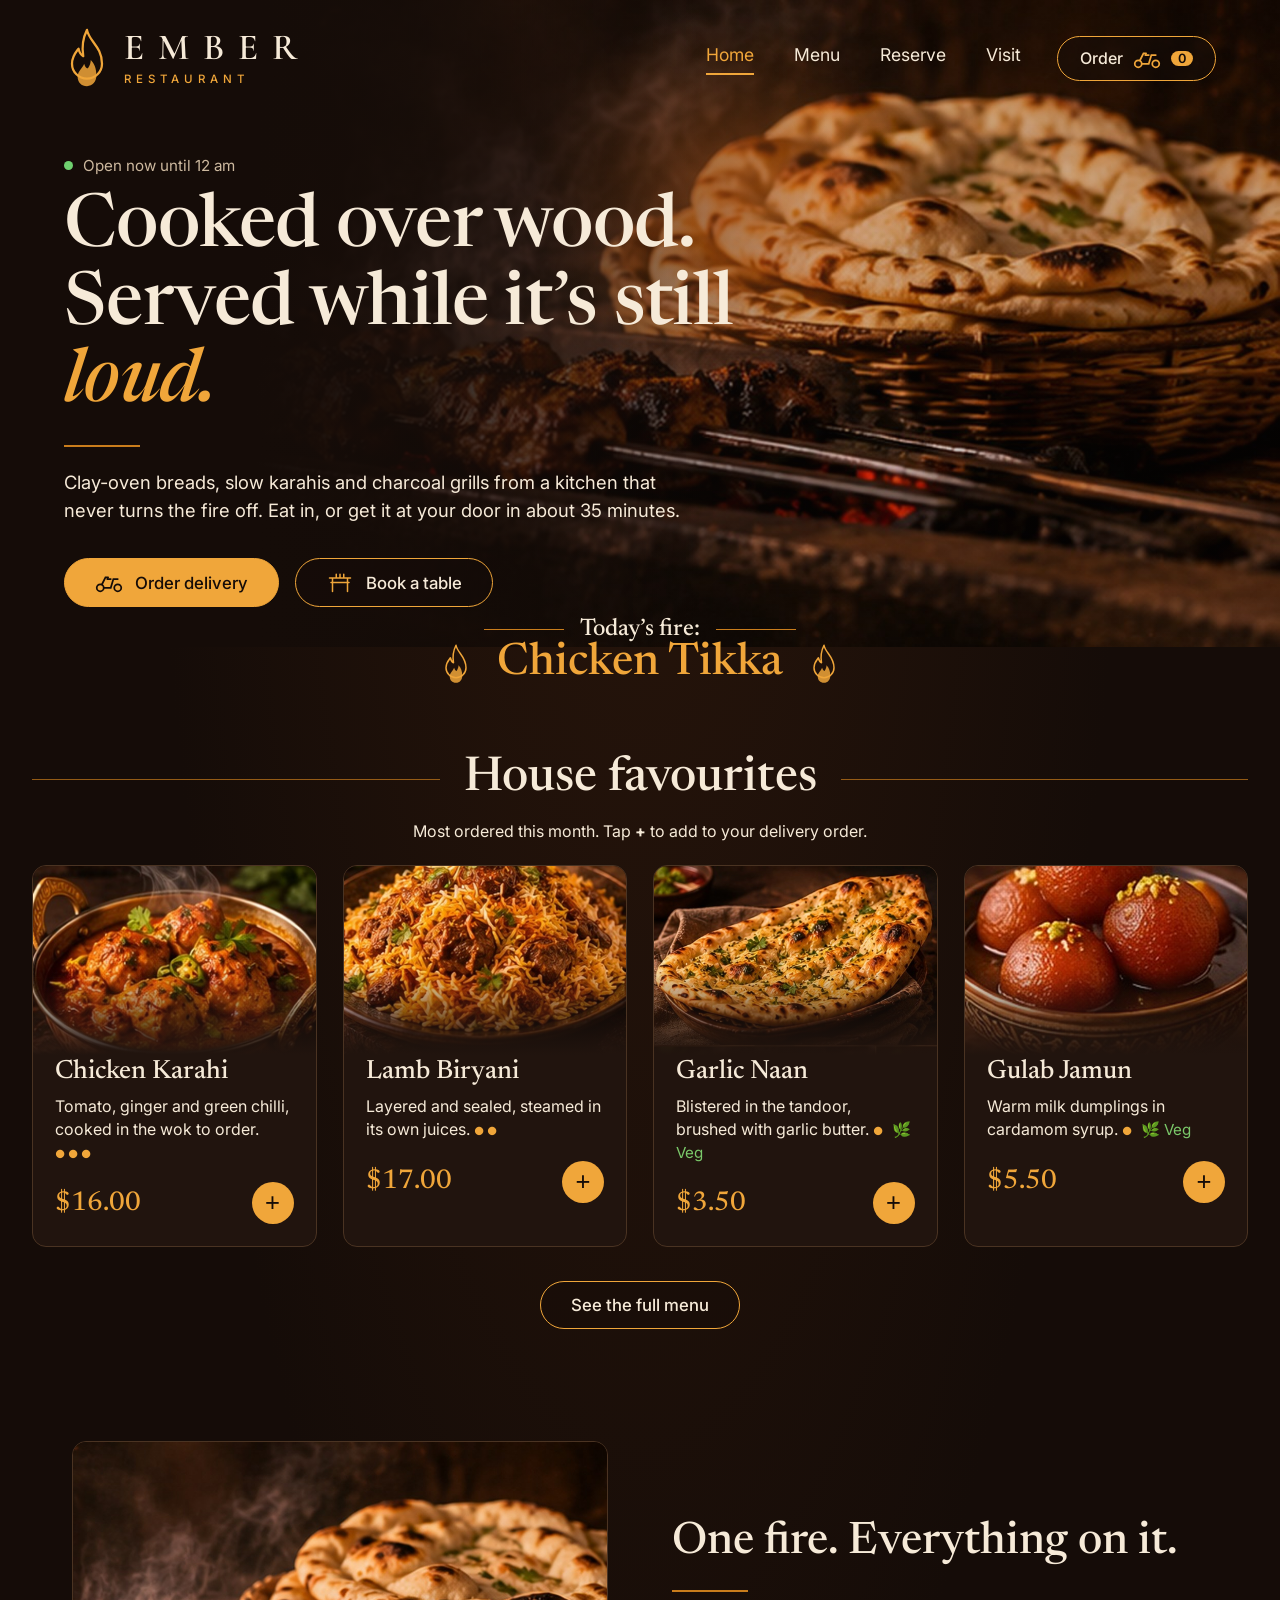
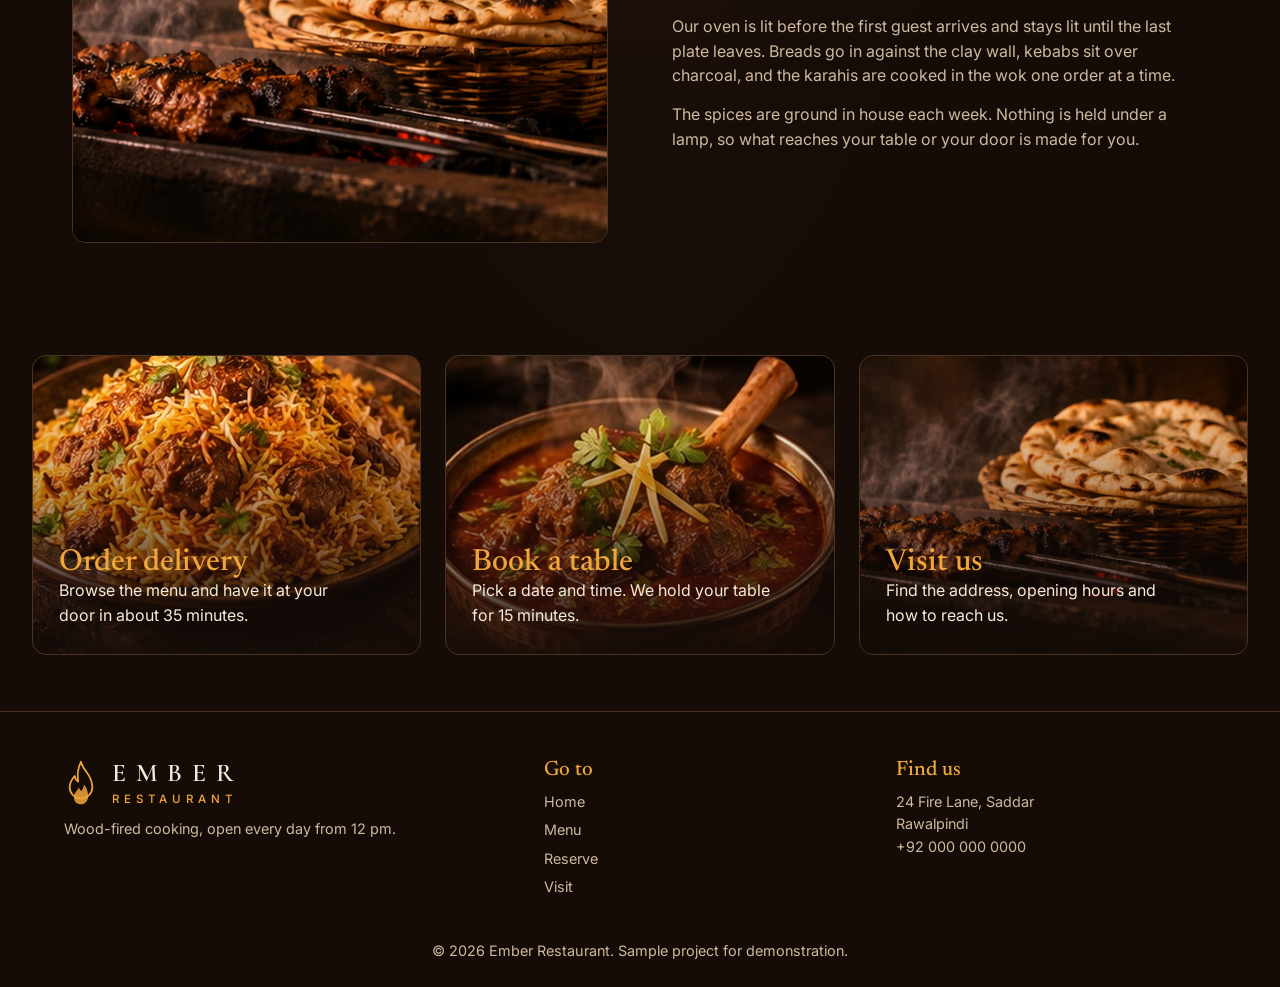
<file: index.html>
<!DOCTYPE html>
<html lang="en">
<head>
<meta charset="utf-8">
<meta name="viewport" content="width=device-width, initial-scale=1">
<title>Wood-fired kitchen, menu, reservations & delivery | Ember Restaurant</title>
<meta name="description" content="Wood-fired North Indian and Pakistani cooking. Browse the menu, book a table or order delivery.">
<link rel="icon" href="data:image/svg+xml,<svg xmlns='http://www.w3.org/2000/svg' viewBox='0 0 100 100'><text y='.9em' font-size='90'>🔥</text></svg>">
<link rel="preconnect" href="https://fonts.googleapis.com">
<link rel="preconnect" href="https://fonts.gstatic.com" crossorigin>
<link href="https://fonts.googleapis.com/css2?family=Cormorant+Garamond:wght@500;600&family=Newsreader:ital,opsz,wght@0,6..72,500;0,6..72,600;1,6..72,500&family=Inter:wght@400;500;600&display=swap" rel="stylesheet">
<link rel="stylesheet" href="style.css">
</head>
<body>
<a class="skip" href="#main">Skip to content</a>
<header class="hero" id="top">
  <div class="hero-img" aria-hidden="true"></div>
  <div class="top">
    <a class="logo" href="index.html" aria-label="Ember Restaurant home"><svg class="flame" viewBox="0 0 48 64" aria-hidden="true"><path d="M24 2c2 12 16 18 16 36a16 16 0 0 1-32 0c0-8 4-12 7-16 1 5 3 7 5 8-2-12 0-20 4-28Z" fill="none" stroke="currentColor" stroke-width="2.4" stroke-linejoin="round"/><path d="M24 62c-6 0-10-4-10-10 0-6 5-9 7-14 1 4 3 5 4 5 2-3 3-6 3-9 4 4 6 9 6 17 0 6-4 11-10 11Z" fill="currentColor" opacity=".85"/></svg><span><b>EMBER</b><small>RESTAURANT</small></span></a>
    <div class="right">
      <nav id="nav" aria-label="Main"><a href="index.html" class=on aria-current=page>Home</a><a href="menu.html">Menu</a><a href="reserve.html">Reserve</a><a href="visit.html">Visit</a></nav>
      <button class="pill" id="openCart">Order <svg class="ico" viewBox="0 0 32 24" aria-hidden="true"><circle cx="6" cy="18" r="4" fill="none" stroke="currentColor" stroke-width="2"/><circle cx="26" cy="18" r="4" fill="none" stroke="currentColor" stroke-width="2"/><path d="M10 18h8l3-10h5M14 8h4M8 14l4-8h3" fill="none" stroke="currentColor" stroke-width="2" stroke-linecap="round"/></svg><span class="count" id="cartCount">0</span></button>
      <button class="menu-btn" id="menuBtn" aria-label="Open menu" aria-expanded="false" aria-controls="nav"><span></span><span></span><span></span></button>
    </div>
  </div>
  <div class="hero-copy"><p class="status" id="status" aria-live="polite">Checking hours…</p>
    <h1>Cooked over wood.<br>Served while it’s still <em>loud.</em></h1>
    <hr class="rule">
    <p class="lede">Clay-oven breads, slow karahis and charcoal grills from a kitchen that never turns the fire off. Eat in, or get it at your door in about 35 minutes.</p>
    <div class="cta"><a class="btn gold" href="menu.html"><svg class="ico" viewBox="0 0 32 24" aria-hidden="true"><circle cx="6" cy="18" r="4" fill="none" stroke="currentColor" stroke-width="2"/><circle cx="26" cy="18" r="4" fill="none" stroke="currentColor" stroke-width="2"/><path d="M10 18h8l3-10h5M14 8h4M8 14l4-8h3" fill="none" stroke="currentColor" stroke-width="2" stroke-linecap="round"/></svg>Order delivery</a><a class="btn line" href="reserve.html"><svg class="ico" viewBox="0 0 32 28" aria-hidden="true"><path d="M2 8h28M6 8v18M26 8v18M4 14h24M11 8V3M16 8V3M21 8V3" fill="none" stroke="currentColor" stroke-width="2" stroke-linecap="round"/></svg>Book a table</a></div></div>
</header>
<main id="main">
<div class="fire"><p><i></i>Today’s fire:<i></i></p><div><svg class="flame" viewBox="0 0 48 64" aria-hidden="true"><path d="M24 2c2 12 16 18 16 36a16 16 0 0 1-32 0c0-8 4-12 7-16 1 5 3 7 5 8-2-12 0-20 4-28Z" fill="none" stroke="currentColor" stroke-width="2.4" stroke-linejoin="round"/><path d="M24 62c-6 0-10-4-10-10 0-6 5-9 7-14 1 4 3 5 4 5 2-3 3-6 3-9 4 4 6 9 6 17 0 6-4 11-10 11Z" fill="currentColor" opacity=".85"/></svg><b id="special">Chicken Tikka</b><svg class="flame" viewBox="0 0 48 64" aria-hidden="true"><path d="M24 2c2 12 16 18 16 36a16 16 0 0 1-32 0c0-8 4-12 7-16 1 5 3 7 5 8-2-12 0-20 4-28Z" fill="none" stroke="currentColor" stroke-width="2.4" stroke-linejoin="round"/><path d="M24 62c-6 0-10-4-10-10 0-6 5-9 7-14 1 4 3 5 4 5 2-3 3-6 3-9 4 4 6 9 6 17 0 6-4 11-10 11Z" fill="currentColor" opacity=".85"/></svg></div></div>
<section class="picks"><div class="sec-head"><h2>House favourites</h2><p>Most ordered this month. Tap <b>+</b> to add to your delivery order.</p></div>
  <ul class="items" id="picks"></ul>
  <p class="more"><a class="btn line" href="menu.html">See the full menu</a></p></section>
<section class="split">
  <img src="images/hero.jpg" alt="Flames in the clay oven beside a basket of fresh naan and charcoal kebabs" loading="lazy">
  <div><h2>One fire. Everything on it.</h2><hr class="rule">
  <p>Our oven is lit before the first guest arrives and stays lit until the last plate leaves. Breads go in against the clay wall, kebabs sit over charcoal, and the karahis are cooked in the wok one order at a time.</p>
  <p>The spices are ground in house each week. Nothing is held under a lamp, so what reaches your table or your door is made for you.</p></div>
</section>
<section class="tiles" aria-label="Where to next">
  <a class="tile" href="menu.html" style="--img:url(images/lamb-biryani.jpg)"><b>Order delivery</b><span>Browse the menu and have it at your door in about 35 minutes.</span></a>
  <a class="tile" href="reserve.html" style="--img:url(images/lamb-nihari.jpg)"><b>Book a table</b><span>Pick a date and time. We hold your table for 15 minutes.</span></a>
  <a class="tile" href="visit.html" style="--img:url(images/hero.jpg)"><b>Visit us</b><span>Find the address, opening hours and how to reach us.</span></a>
</section>
</main>
<footer>
  <div class="foot-grid">
    <div><a class="logo" href="index.html"><svg class="flame" viewBox="0 0 48 64" aria-hidden="true"><path d="M24 2c2 12 16 18 16 36a16 16 0 0 1-32 0c0-8 4-12 7-16 1 5 3 7 5 8-2-12 0-20 4-28Z" fill="none" stroke="currentColor" stroke-width="2.4" stroke-linejoin="round"/><path d="M24 62c-6 0-10-4-10-10 0-6 5-9 7-14 1 4 3 5 4 5 2-3 3-6 3-9 4 4 6 9 6 17 0 6-4 11-10 11Z" fill="currentColor" opacity=".85"/></svg><span><b>EMBER</b><small>RESTAURANT</small></span></a><p>Wood-fired cooking, open every day from 12 pm.</p></div>
    <div><h4>Go to</h4><a href="index.html" class=on aria-current=page>Home</a><a href="menu.html">Menu</a><a href="reserve.html">Reserve</a><a href="visit.html">Visit</a></div>
    <div><h4>Find us</h4><p>24 Fire Lane, Saddar<br>Rawalpindi</p><p><a href="tel:+920000000000">+92 000 000 0000</a></p></div>
  </div>
  <p class="copy">© <span id="yr"></span> Ember Restaurant. Sample project for demonstration.</p>
</footer>
<aside class="cart" id="cart" aria-label="Your order">
  <div class="cart-head"><h3>Your order</h3><button class="x" id="closeCart" aria-label="Close order">✕</button></div>
  <ul id="cartList"></ul>
  <dl class="totals">
    <div><dt>Subtotal</dt><dd id="sub">$0.00</dd></div>
    <div><dt>Delivery</dt><dd id="fee">Free</dd></div>
    <div class="grand"><dt>Total</dt><dd id="total">$0.00</dd></div>
  </dl>
  <p class="hint" id="hint"></p>
  <label class="field">Delivery address<input id="addr" autocomplete="street-address" placeholder="House, street, area"></label>
  <button class="btn gold full" id="checkout">Place order</button>
</aside>
<div class="scrim" id="scrim"></div>
<div class="toast" id="toast" role="status"></div>
<script src="script.js"></script>
</body>
</html>
</file>
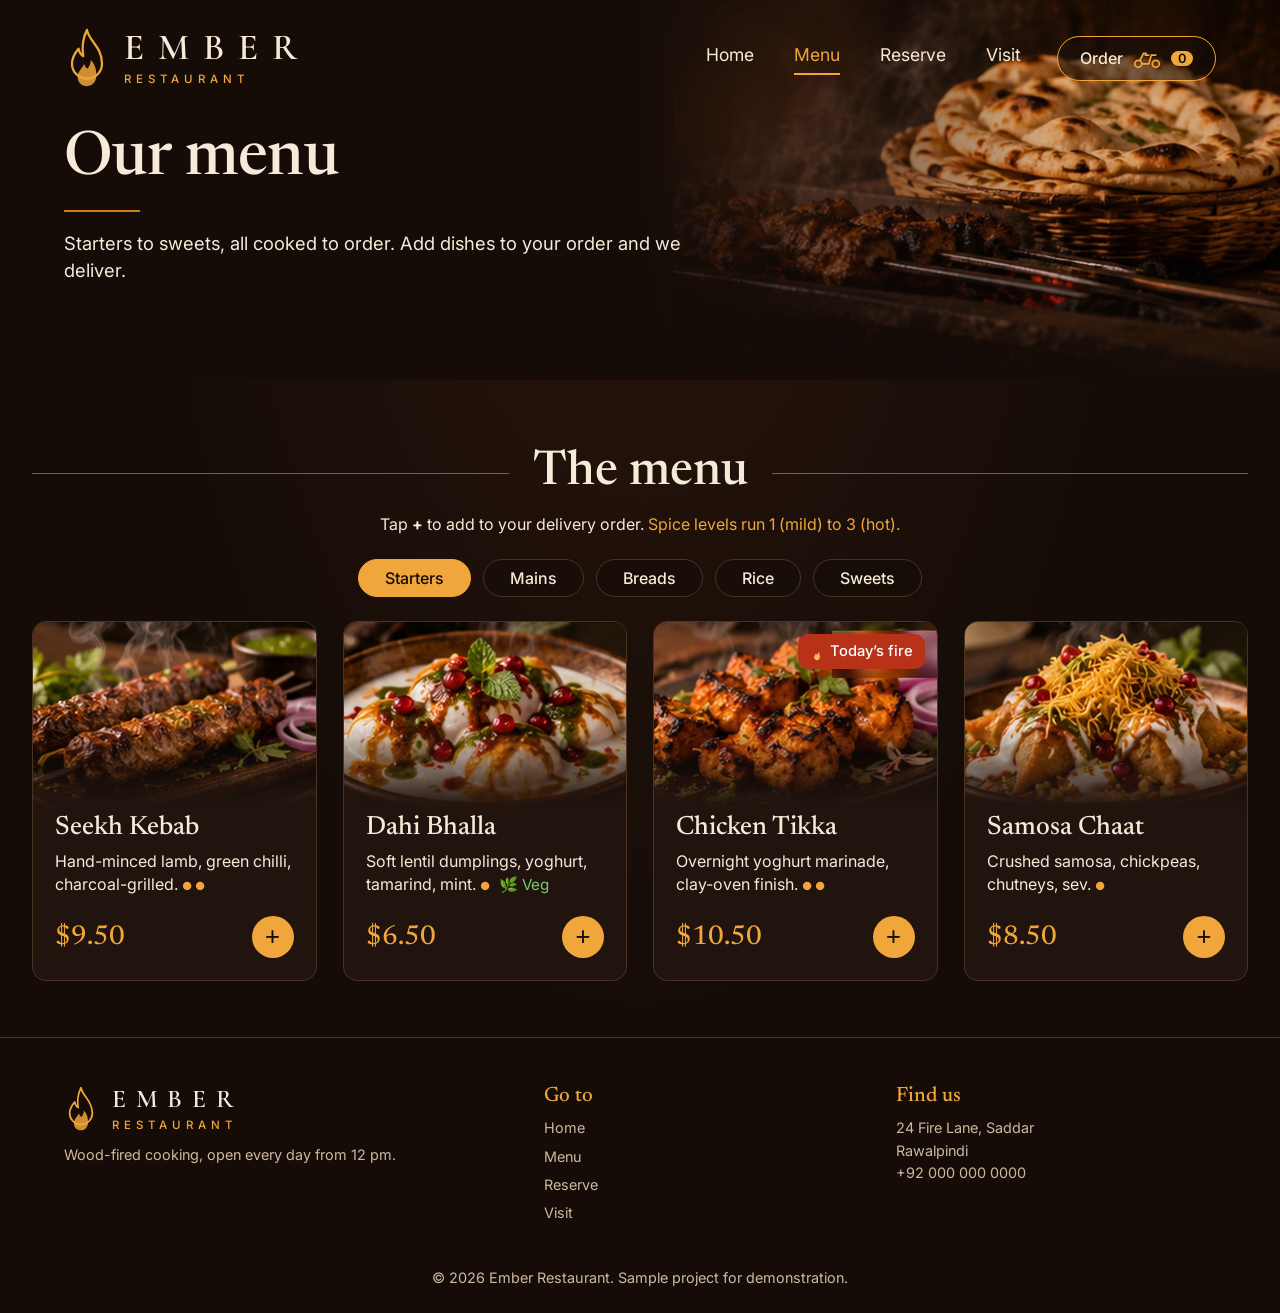
<file: menu.html>
<!DOCTYPE html>
<html lang="en">
<head>
<meta charset="utf-8">
<meta name="viewport" content="width=device-width, initial-scale=1">
<title>Menu | Ember Restaurant</title>
<meta name="description" content="Starters, mains, breads, rice and sweets from the wood-fired kitchen at Ember Restaurant.">
<link rel="icon" href="data:image/svg+xml,<svg xmlns='http://www.w3.org/2000/svg' viewBox='0 0 100 100'><text y='.9em' font-size='90'>🔥</text></svg>">
<link rel="preconnect" href="https://fonts.googleapis.com">
<link rel="preconnect" href="https://fonts.gstatic.com" crossorigin>
<link href="https://fonts.googleapis.com/css2?family=Cormorant+Garamond:wght@500;600&family=Newsreader:ital,opsz,wght@0,6..72,500;0,6..72,600;1,6..72,500&family=Inter:wght@400;500;600&display=swap" rel="stylesheet">
<link rel="stylesheet" href="style.css">
</head>
<body>
<a class="skip" href="#main">Skip to content</a>
<header class="hero small" id="top">
  <div class="hero-img" aria-hidden="true"></div>
  <div class="top">
    <a class="logo" href="index.html" aria-label="Ember Restaurant home"><svg class="flame" viewBox="0 0 48 64" aria-hidden="true"><path d="M24 2c2 12 16 18 16 36a16 16 0 0 1-32 0c0-8 4-12 7-16 1 5 3 7 5 8-2-12 0-20 4-28Z" fill="none" stroke="currentColor" stroke-width="2.4" stroke-linejoin="round"/><path d="M24 62c-6 0-10-4-10-10 0-6 5-9 7-14 1 4 3 5 4 5 2-3 3-6 3-9 4 4 6 9 6 17 0 6-4 11-10 11Z" fill="currentColor" opacity=".85"/></svg><span><b>EMBER</b><small>RESTAURANT</small></span></a>
    <div class="right">
      <nav id="nav" aria-label="Main"><a href="index.html">Home</a><a href="menu.html" class=on aria-current=page>Menu</a><a href="reserve.html">Reserve</a><a href="visit.html">Visit</a></nav>
      <button class="pill" id="openCart">Order <svg class="ico" viewBox="0 0 32 24" aria-hidden="true"><circle cx="6" cy="18" r="4" fill="none" stroke="currentColor" stroke-width="2"/><circle cx="26" cy="18" r="4" fill="none" stroke="currentColor" stroke-width="2"/><path d="M10 18h8l3-10h5M14 8h4M8 14l4-8h3" fill="none" stroke="currentColor" stroke-width="2" stroke-linecap="round"/></svg><span class="count" id="cartCount">0</span></button>
      <button class="menu-btn" id="menuBtn" aria-label="Open menu" aria-expanded="false" aria-controls="nav"><span></span><span></span><span></span></button>
    </div>
  </div>
  <div class="hero-copy"><h1>Our menu</h1><hr class="rule"><p class="lede">Starters to sweets, all cooked to order. Add dishes to your order and we deliver.</p></div>
</header>
<main id="main">
<section class="menu"><div class="sec-head"><h2>The menu</h2><p>Tap <b>+</b> to add to your delivery order. <span>Spice levels run 1 (mild) to 3 (hot).</span></p></div>
  <div class="tabs" role="tablist" id="tabs"></div>
  <ul class="items" id="items"></ul></section>
</main>
<footer>
  <div class="foot-grid">
    <div><a class="logo" href="index.html"><svg class="flame" viewBox="0 0 48 64" aria-hidden="true"><path d="M24 2c2 12 16 18 16 36a16 16 0 0 1-32 0c0-8 4-12 7-16 1 5 3 7 5 8-2-12 0-20 4-28Z" fill="none" stroke="currentColor" stroke-width="2.4" stroke-linejoin="round"/><path d="M24 62c-6 0-10-4-10-10 0-6 5-9 7-14 1 4 3 5 4 5 2-3 3-6 3-9 4 4 6 9 6 17 0 6-4 11-10 11Z" fill="currentColor" opacity=".85"/></svg><span><b>EMBER</b><small>RESTAURANT</small></span></a><p>Wood-fired cooking, open every day from 12 pm.</p></div>
    <div><h4>Go to</h4><a href="index.html">Home</a><a href="menu.html" class=on aria-current=page>Menu</a><a href="reserve.html">Reserve</a><a href="visit.html">Visit</a></div>
    <div><h4>Find us</h4><p>24 Fire Lane, Saddar<br>Rawalpindi</p><p><a href="tel:+920000000000">+92 000 000 0000</a></p></div>
  </div>
  <p class="copy">© <span id="yr"></span> Ember Restaurant. Sample project for demonstration.</p>
</footer>
<aside class="cart" id="cart" aria-label="Your order">
  <div class="cart-head"><h3>Your order</h3><button class="x" id="closeCart" aria-label="Close order">✕</button></div>
  <ul id="cartList"></ul>
  <dl class="totals">
    <div><dt>Subtotal</dt><dd id="sub">$0.00</dd></div>
    <div><dt>Delivery</dt><dd id="fee">Free</dd></div>
    <div class="grand"><dt>Total</dt><dd id="total">$0.00</dd></div>
  </dl>
  <p class="hint" id="hint"></p>
  <label class="field">Delivery address<input id="addr" autocomplete="street-address" placeholder="House, street, area"></label>
  <button class="btn gold full" id="checkout">Place order</button>
</aside>
<div class="scrim" id="scrim"></div>
<div class="toast" id="toast" role="status"></div>
<script src="script.js"></script>
</body>
</html>
</file>
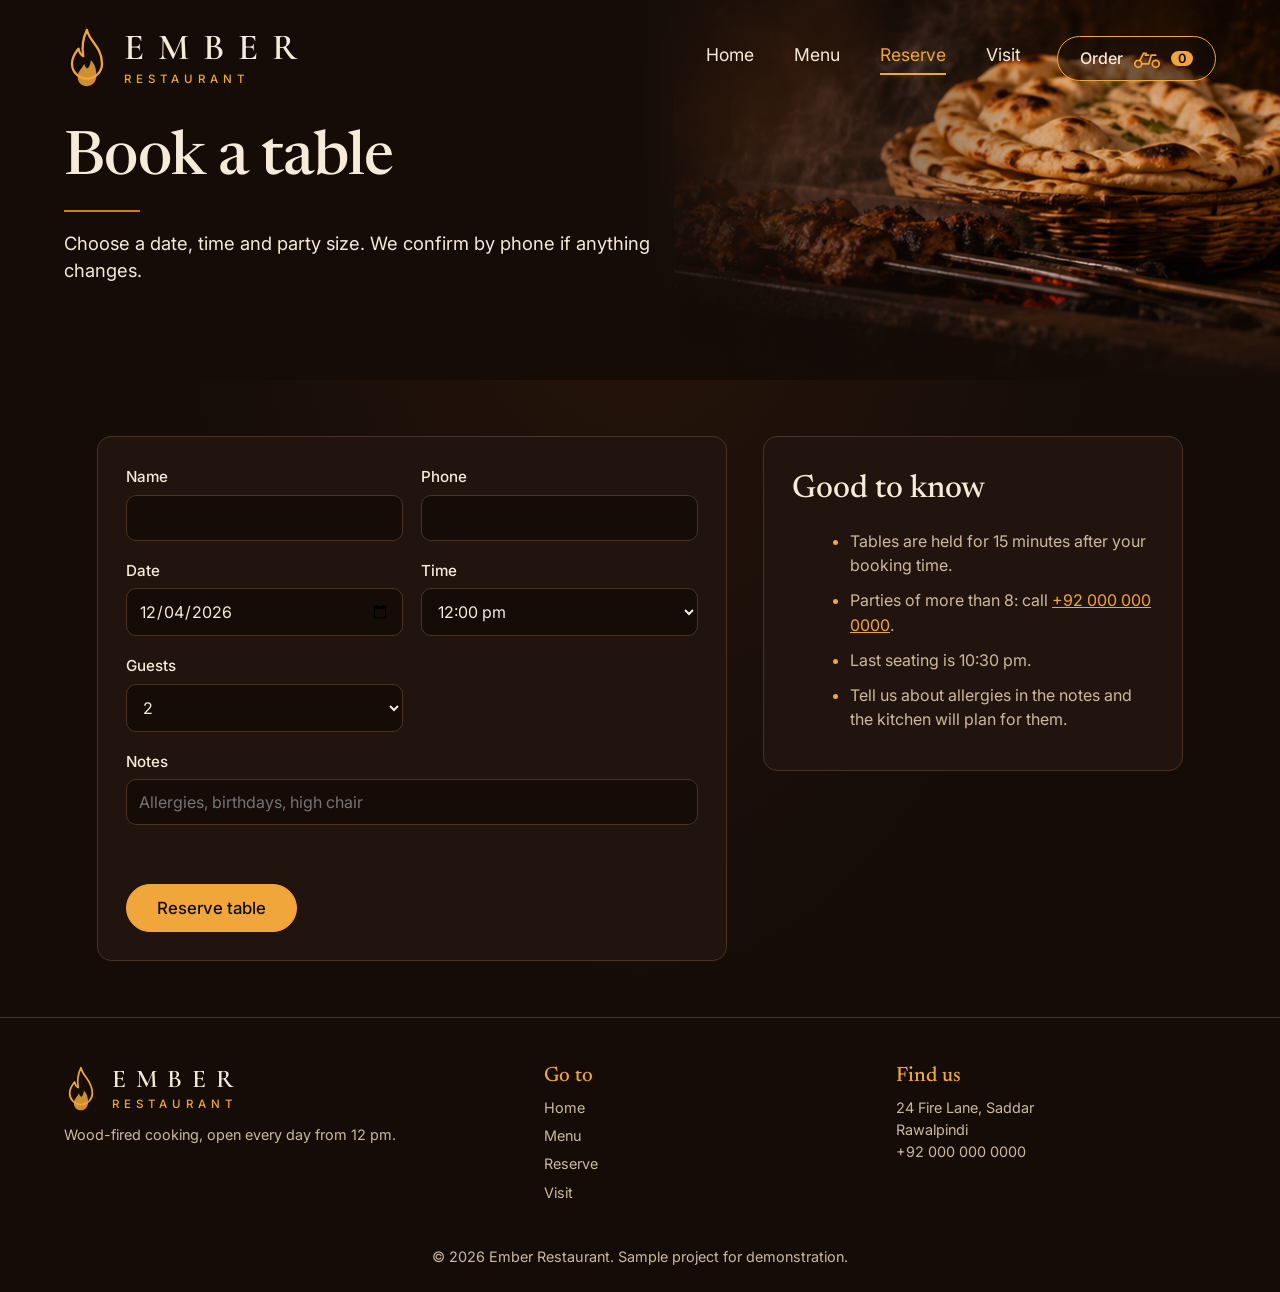
<file: reserve.html>
<!DOCTYPE html>
<html lang="en">
<head>
<meta charset="utf-8">
<meta name="viewport" content="width=device-width, initial-scale=1">
<title>Reserve a table | Ember Restaurant</title>
<meta name="description" content="Book a table at Ember Restaurant.">
<link rel="icon" href="data:image/svg+xml,<svg xmlns='http://www.w3.org/2000/svg' viewBox='0 0 100 100'><text y='.9em' font-size='90'>🔥</text></svg>">
<link rel="preconnect" href="https://fonts.googleapis.com">
<link rel="preconnect" href="https://fonts.gstatic.com" crossorigin>
<link href="https://fonts.googleapis.com/css2?family=Cormorant+Garamond:wght@500;600&family=Newsreader:ital,opsz,wght@0,6..72,500;0,6..72,600;1,6..72,500&family=Inter:wght@400;500;600&display=swap" rel="stylesheet">
<link rel="stylesheet" href="style.css">
</head>
<body>
<a class="skip" href="#main">Skip to content</a>
<header class="hero small" id="top">
  <div class="hero-img" aria-hidden="true"></div>
  <div class="top">
    <a class="logo" href="index.html" aria-label="Ember Restaurant home"><svg class="flame" viewBox="0 0 48 64" aria-hidden="true"><path d="M24 2c2 12 16 18 16 36a16 16 0 0 1-32 0c0-8 4-12 7-16 1 5 3 7 5 8-2-12 0-20 4-28Z" fill="none" stroke="currentColor" stroke-width="2.4" stroke-linejoin="round"/><path d="M24 62c-6 0-10-4-10-10 0-6 5-9 7-14 1 4 3 5 4 5 2-3 3-6 3-9 4 4 6 9 6 17 0 6-4 11-10 11Z" fill="currentColor" opacity=".85"/></svg><span><b>EMBER</b><small>RESTAURANT</small></span></a>
    <div class="right">
      <nav id="nav" aria-label="Main"><a href="index.html">Home</a><a href="menu.html">Menu</a><a href="reserve.html" class=on aria-current=page>Reserve</a><a href="visit.html">Visit</a></nav>
      <button class="pill" id="openCart">Order <svg class="ico" viewBox="0 0 32 24" aria-hidden="true"><circle cx="6" cy="18" r="4" fill="none" stroke="currentColor" stroke-width="2"/><circle cx="26" cy="18" r="4" fill="none" stroke="currentColor" stroke-width="2"/><path d="M10 18h8l3-10h5M14 8h4M8 14l4-8h3" fill="none" stroke="currentColor" stroke-width="2" stroke-linecap="round"/></svg><span class="count" id="cartCount">0</span></button>
      <button class="menu-btn" id="menuBtn" aria-label="Open menu" aria-expanded="false" aria-controls="nav"><span></span><span></span><span></span></button>
    </div>
  </div>
  <div class="hero-copy"><h1>Book a table</h1><hr class="rule"><p class="lede">Choose a date, time and party size. We confirm by phone if anything changes.</p></div>
</header>
<main id="main">
<section class="reserve-wrap">
  <form id="resForm" novalidate>
    <label class="field">Name<input name="name" required autocomplete="name"></label>
    <label class="field">Phone<input name="phone" type="tel" required autocomplete="tel"></label>
    <label class="field">Date<input name="date" type="date" required></label>
    <label class="field">Time<select name="time" required></select></label>
    <label class="field">Guests<select name="guests"><option>1</option><option selected>2</option><option>3</option><option>4</option><option>5</option><option>6</option><option>7</option><option>8</option></select></label>
    <label class="field wide">Notes<input name="notes" placeholder="Allergies, birthdays, high chair"></label>
    <p class="err" id="resErr" role="alert"></p>
    <button class="btn gold" type="submit">Reserve table</button>
    <div class="confirm wide" id="resOk" hidden></div>
  </form>
  <aside class="info-card"><h2>Good to know</h2>
    <ul><li>Tables are held for 15 minutes after your booking time.</li><li>Parties of more than 8: call <a href="tel:+920000000000">+92 000 000 0000</a>.</li><li>Last seating is 10:30 pm.</li><li>Tell us about allergies in the notes and the kitchen will plan for them.</li></ul></aside>
</section>
</main>
<footer>
  <div class="foot-grid">
    <div><a class="logo" href="index.html"><svg class="flame" viewBox="0 0 48 64" aria-hidden="true"><path d="M24 2c2 12 16 18 16 36a16 16 0 0 1-32 0c0-8 4-12 7-16 1 5 3 7 5 8-2-12 0-20 4-28Z" fill="none" stroke="currentColor" stroke-width="2.4" stroke-linejoin="round"/><path d="M24 62c-6 0-10-4-10-10 0-6 5-9 7-14 1 4 3 5 4 5 2-3 3-6 3-9 4 4 6 9 6 17 0 6-4 11-10 11Z" fill="currentColor" opacity=".85"/></svg><span><b>EMBER</b><small>RESTAURANT</small></span></a><p>Wood-fired cooking, open every day from 12 pm.</p></div>
    <div><h4>Go to</h4><a href="index.html">Home</a><a href="menu.html">Menu</a><a href="reserve.html" class=on aria-current=page>Reserve</a><a href="visit.html">Visit</a></div>
    <div><h4>Find us</h4><p>24 Fire Lane, Saddar<br>Rawalpindi</p><p><a href="tel:+920000000000">+92 000 000 0000</a></p></div>
  </div>
  <p class="copy">© <span id="yr"></span> Ember Restaurant. Sample project for demonstration.</p>
</footer>
<aside class="cart" id="cart" aria-label="Your order">
  <div class="cart-head"><h3>Your order</h3><button class="x" id="closeCart" aria-label="Close order">✕</button></div>
  <ul id="cartList"></ul>
  <dl class="totals">
    <div><dt>Subtotal</dt><dd id="sub">$0.00</dd></div>
    <div><dt>Delivery</dt><dd id="fee">Free</dd></div>
    <div class="grand"><dt>Total</dt><dd id="total">$0.00</dd></div>
  </dl>
  <p class="hint" id="hint"></p>
  <label class="field">Delivery address<input id="addr" autocomplete="street-address" placeholder="House, street, area"></label>
  <button class="btn gold full" id="checkout">Place order</button>
</aside>
<div class="scrim" id="scrim"></div>
<div class="toast" id="toast" role="status"></div>
<script src="script.js"></script>
</body>
</html>
</file>
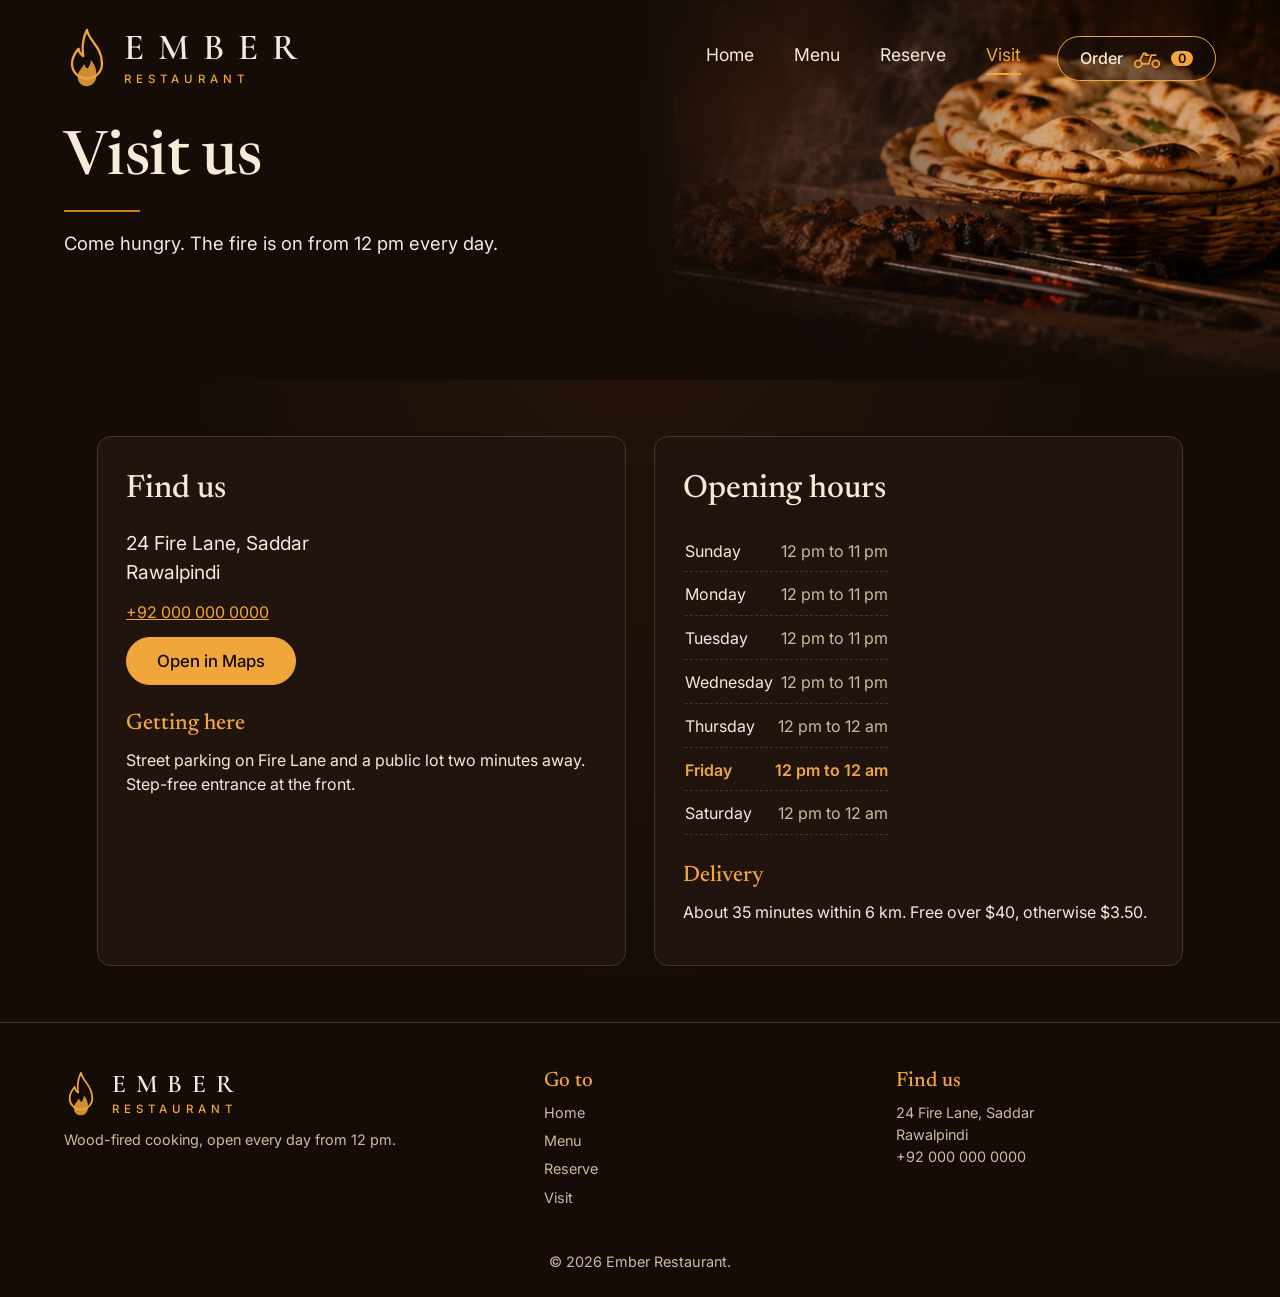
<file: visit.html>
<!DOCTYPE html>
<html lang="en">
<head>
<meta charset="utf-8">
<meta name="viewport" content="width=device-width, initial-scale=1">
<title>Visit | Ember Restaurant</title>
<meta name="description" content="Address, opening hours and delivery area for Ember Restaurant.">
<link rel="icon" href="data:image/svg+xml,<svg xmlns='http://www.w3.org/2000/svg' viewBox='0 0 100 100'><text y='.9em' font-size='90'>🔥</text></svg>">
<link rel="preconnect" href="https://fonts.googleapis.com">
<link rel="preconnect" href="https://fonts.gstatic.com" crossorigin>
<link href="https://fonts.googleapis.com/css2?family=Cormorant+Garamond:wght@500;600&family=Newsreader:ital,opsz,wght@0,6..72,500;0,6..72,600;1,6..72,500&family=Inter:wght@400;500;600&display=swap" rel="stylesheet">
<link rel="stylesheet" href="style.css">
</head>
<body>
<a class="skip" href="#main">Skip to content</a>
<header class="hero small" id="top">
  <div class="hero-img" aria-hidden="true"></div>
  <div class="top">
    <a class="logo" href="index.html" aria-label="Ember Restaurant home"><svg class="flame" viewBox="0 0 48 64" aria-hidden="true"><path d="M24 2c2 12 16 18 16 36a16 16 0 0 1-32 0c0-8 4-12 7-16 1 5 3 7 5 8-2-12 0-20 4-28Z" fill="none" stroke="currentColor" stroke-width="2.4" stroke-linejoin="round"/><path d="M24 62c-6 0-10-4-10-10 0-6 5-9 7-14 1 4 3 5 4 5 2-3 3-6 3-9 4 4 6 9 6 17 0 6-4 11-10 11Z" fill="currentColor" opacity=".85"/></svg><span><b>EMBER</b><small>RESTAURANT</small></span></a>
    <div class="right">
      <nav id="nav" aria-label="Main"><a href="index.html">Home</a><a href="menu.html">Menu</a><a href="reserve.html">Reserve</a><a href="visit.html" class=on aria-current=page>Visit</a></nav>
      <button class="pill" id="openCart">Order <svg class="ico" viewBox="0 0 32 24" aria-hidden="true"><circle cx="6" cy="18" r="4" fill="none" stroke="currentColor" stroke-width="2"/><circle cx="26" cy="18" r="4" fill="none" stroke="currentColor" stroke-width="2"/><path d="M10 18h8l3-10h5M14 8h4M8 14l4-8h3" fill="none" stroke="currentColor" stroke-width="2" stroke-linecap="round"/></svg><span class="count" id="cartCount">0</span></button>
      <button class="menu-btn" id="menuBtn" aria-label="Open menu" aria-expanded="false" aria-controls="nav"><span></span><span></span><span></span></button>
    </div>
  </div>
  <div class="hero-copy"><h1>Visit us</h1><hr class="rule"><p class="lede">Come hungry. The fire is on from 12 pm every day.</p></div>
</header>
<main id="main">
<section class="visit">
  <div class="info-card"><h2>Find us</h2><address>24 Fire Lane, Saddar<br>Rawalpindi</address>
  <p><a href="tel:+920000000000">+92 000 000 0000</a></p>
  <a class="btn gold" href="https://www.google.com/maps/search/?api=1&amp;query=24+Fire+Lane+Saddar+Rawalpindi" target="_blank" rel="noopener">Open in Maps</a>
  <h3>Getting here</h3><p>Street parking on Fire Lane and a public lot two minutes away. Step-free entrance at the front.</p></div>
  <div class="info-card"><h2>Opening hours</h2><table aria-label="Opening hours"><tbody id="hours"></tbody></table>
  <h3>Delivery</h3><p>About 35 minutes within 6 km. Free over $40, otherwise $3.50.</p></div>
</section>
</main>
<footer>
  <div class="foot-grid">
    <div><a class="logo" href="index.html"><svg class="flame" viewBox="0 0 48 64" aria-hidden="true"><path d="M24 2c2 12 16 18 16 36a16 16 0 0 1-32 0c0-8 4-12 7-16 1 5 3 7 5 8-2-12 0-20 4-28Z" fill="none" stroke="currentColor" stroke-width="2.4" stroke-linejoin="round"/><path d="M24 62c-6 0-10-4-10-10 0-6 5-9 7-14 1 4 3 5 4 5 2-3 3-6 3-9 4 4 6 9 6 17 0 6-4 11-10 11Z" fill="currentColor" opacity=".85"/></svg><span><b>EMBER</b><small>RESTAURANT</small></span></a><p>Wood-fired cooking, open every day from 12 pm.</p></div>
    <div><h4>Go to</h4><a href="index.html">Home</a><a href="menu.html">Menu</a><a href="reserve.html">Reserve</a><a href="visit.html" class=on aria-current=page>Visit</a></div>
    <div><h4>Find us</h4><p>24 Fire Lane, Saddar<br>Rawalpindi</p><p><a href="tel:+920000000000">+92 000 000 0000</a></p></div>
  </div>
  <p class="copy">© <span id="yr"></span> Ember Restaurant.</p>
</footer>
<aside class="cart" id="cart" aria-label="Your order">
  <div class="cart-head"><h3>Your order</h3><button class="x" id="closeCart" aria-label="Close order">✕</button></div>
  <ul id="cartList"></ul>
  <dl class="totals">
    <div><dt>Subtotal</dt><dd id="sub">$0.00</dd></div>
    <div><dt>Delivery</dt><dd id="fee">Free</dd></div>
    <div class="grand"><dt>Total</dt><dd id="total">$0.00</dd></div>
  </dl>
  <p class="hint" id="hint"></p>
  <label class="field">Delivery address<input id="addr" autocomplete="street-address" placeholder="House, street, area"></label>
  <button class="btn gold full" id="checkout">Place order</button>
</aside>
<div class="scrim" id="scrim"></div>
<div class="toast" id="toast" role="status"></div>
<script src="script.js"></script>
</body>
</html>
</file>
<file: style.css>
:root{--bg:#150c08;--card:#21140e;--line:#4a3322;--gold:#f0a63a;--gold2:#c97d1c;--chili:#b8321a;--text:#f6ead8;--mute:#cdb99f;
--serif:"Newsreader",Georgia,serif;--logo:"Cormorant Garamond",Georgia,serif;--sans:"Inter",system-ui,sans-serif}
*{box-sizing:border-box;margin:0}
html{scroll-behavior:smooth;scroll-padding-top:20px}
body{background:radial-gradient(ellipse at 50% 0,#2a160b 0,var(--bg) 55%);color:var(--text);font:400 1rem/1.55 var(--sans)}
a{color:inherit}
:focus-visible{outline:3px solid var(--gold);outline-offset:3px}
.skip{position:absolute;left:-999px}.skip:focus{left:8px;top:8px;background:var(--gold);color:#150c08;padding:8px 12px;z-index:99}
/* hero */
.hero{position:relative;min-height:640px;padding:0 clamp(16px,5vw,86px) 40px;overflow:hidden}
.hero-img{position:absolute;inset:0;background:radial-gradient(circle at 56% 30%,rgba(255,120,30,.45),transparent 22%),
 linear-gradient(90deg,var(--bg) 8%,transparent 55%),url(images/hero.jpg) right 20%/auto 100% no-repeat}
.hero-img::after{content:"";position:absolute;inset:0;background:linear-gradient(90deg,var(--bg) 20%,rgba(21,12,8,.2) 65%)}
.top{position:relative;z-index:2;display:flex;justify-content:space-between;align-items:center;padding:28px 0}
.logo{display:flex;align-items:center;gap:14px;text-decoration:none;color:var(--gold)}
.flame{width:30px;height:40px;color:var(--gold)}.logo .flame{width:46px;height:60px}
.logo b{display:block;font:600 2.3rem/1 var(--logo);letter-spacing:.38em;color:var(--text)}
.logo small{display:block;font:500 .72rem var(--sans);letter-spacing:.42em;color:var(--gold);margin-top:6px}
nav{display:flex;gap:40px;align-items:center}
nav a{text-decoration:none;font-size:1.1rem;padding-bottom:4px;border-bottom:2px solid transparent}
nav a.on{color:var(--gold);border-color:var(--gold)}nav a:hover{color:var(--gold)}
.pill{display:inline-flex;align-items:center;gap:10px;background:rgba(21,12,8,.5);color:var(--text);border:1.5px solid var(--gold);border-radius:99px;padding:11px 22px;font:500 1rem var(--sans);cursor:pointer}
.pill:hover{background:rgba(240,166,58,.15)}
.ico{width:28px;height:21px;color:var(--gold)}
.count{background:var(--gold);color:#150c08;border-radius:99px;min-width:22px;text-align:center;font-size:.8rem;font-weight:600;padding:0 6px}
.hero-copy{position:relative;z-index:2;max-width:760px;padding-top:36px}
.status{display:inline-flex;gap:10px;align-items:center;color:var(--mute);margin-bottom:14px;font-size:.95rem}
.status::before{content:"";width:9px;height:9px;border-radius:50%;background:var(--mute)}
.status.open::before{background:#6fd16f}.status.closed::before{background:#e5533a}
h1,h2,h3{font-family:var(--serif);font-weight:500}
h1{font-size:clamp(2.6rem,6vw,4.6rem);line-height:1.05;letter-spacing:-.01em;animation:rise .9s cubic-bezier(.2,.7,.2,1) both}
h1 em{color:var(--gold);font-style:italic}
@keyframes rise{from{opacity:0;transform:translateY(24px)}}
.rule{width:76px;border:0;border-top:2px solid var(--gold2);margin:22px 0}
.lede{max-width:640px;font-size:1.15rem;line-height:1.5;margin-bottom:34px}
.cta{display:flex;gap:16px;flex-wrap:wrap}
.btn{display:inline-flex;align-items:center;gap:12px;border:1.5px solid var(--gold);border-radius:99px;padding:13px 30px;font:500 1.05rem var(--sans);text-decoration:none;cursor:pointer;transition:transform .15s}
.btn:active{transform:scale(.97)}
.gold{background:var(--gold);color:#150c08}.gold .ico{color:#150c08}.gold:hover{background:#ffbb55}
.line{background:rgba(21,12,8,.4);color:var(--text)}.line:hover{background:rgba(240,166,58,.15)}
.full{width:100%;justify-content:center;margin-top:14px}
/* today's fire */
.fire{text-align:center;margin-top:-30px;position:relative;z-index:3}
.fire p{display:flex;align-items:center;justify-content:center;gap:16px;font:500 1.5rem var(--serif)}
.fire i{width:80px;border-top:1px solid var(--gold2)}
.fire div{display:flex;align-items:center;justify-content:center;gap:26px;color:var(--gold)}
.fire b{font:500 clamp(2rem,4vw,2.8rem) var(--serif)}
.fire .flame{width:30px;height:40px}
/* sections */
section{padding:56px clamp(16px,2.5vw,32px);max-width:1400px;margin:auto}
.sec-head{text-align:center;margin-bottom:22px}
.sec-head h2{display:flex;align-items:center;gap:24px;font-size:clamp(2.2rem,4vw,3rem)}
.sec-head h2::before,.sec-head h2::after{content:"";flex:1;border-top:1px solid var(--gold2);opacity:.7}
.sec-head p{margin-top:2px}.sec-head span{color:var(--gold)}
.tabs{display:flex;gap:12px;justify-content:center;flex-wrap:wrap;margin-bottom:24px}
.tab{background:rgba(21,12,8,.6);border:1px solid var(--line);color:var(--text);border-radius:99px;padding:8px 26px;font:500 1rem var(--sans);cursor:pointer}
.tab:hover{border-color:var(--gold)}
.tab[aria-selected=true]{background:var(--gold);color:#150c08;border-color:var(--gold)}
.items{list-style:none;padding:0;display:grid;grid-template-columns:repeat(auto-fill,minmax(250px,1fr));gap:26px}
.item{position:relative;display:flex;flex-direction:column;background:var(--card);border:1px solid var(--line);border-radius:14px;overflow:hidden}
.photo{position:relative;aspect-ratio:3/2;background:linear-gradient(135deg,#3a2216,#1c0f09);display:grid;place-items:center;overflow:hidden}
.photo img{position:absolute;inset:0;width:100%;height:100%;object-fit:cover;object-position:50% 40%}
.photo::after{content:"";position:absolute;inset:0;background:linear-gradient(transparent 55%,var(--card))}
.photo .flame{opacity:.35;width:44px;height:58px}
.badge{position:absolute;top:12px;right:12px;z-index:2;display:flex;align-items:center;gap:6px;background:var(--chili);color:#fff;border-radius:10px;padding:6px 12px;font-size:.92rem;font-weight:500}
.badge .flame{width:14px;height:19px;color:#ffb35c;opacity:1}
.body{padding:2px 22px 22px}
.item h3{font-size:1.65rem;line-height:1.2;margin-bottom:6px}
.item p{color:var(--text);font-size:1rem;line-height:1.45;min-height:3em}
.heat{color:var(--gold);letter-spacing:3px;font-size:.7rem;vertical-align:middle}
.veg{color:#7bc96a;font-size:.95rem;margin-left:6px}
.foot{display:flex;justify-content:space-between;align-items:center;margin-top:18px}
.price{font:500 1.7rem var(--serif);color:var(--gold)}
.add{width:42px;height:42px;border-radius:50%;border:0;background:var(--gold);color:#150c08;font-size:1.6rem;line-height:1;cursor:pointer;transition:transform .15s}
.add:hover{transform:scale(1.08)}
/* reserve, visit */
.reserve{max-width:none;background:var(--card);border-block:1px solid var(--line)}
.reserve>*{max-width:1100px;margin-inline:auto}
#resForm{display:grid;grid-template-columns:repeat(auto-fit,minmax(200px,1fr));gap:18px;align-items:end}
.field{display:flex;flex-direction:column;gap:6px;font-weight:500;font-size:.95rem}
input,select{background:var(--bg);color:var(--text);border:1px solid var(--line);border-radius:10px;padding:12px;font:400 1rem var(--sans);width:100%}
input:focus,select:focus{border-color:var(--gold)}
.wide{grid-column:1/-1}.err{color:#ff8a70;grid-column:1/-1;min-height:1.4em}
.confirm{margin-top:24px;padding:22px;border:1px solid var(--gold);border-radius:14px;font:500 1.2rem var(--serif)}
.visit{display:grid;grid-template-columns:1fr 1fr;gap:40px}.visit h2{font-size:2.6rem;margin-bottom:12px}
address{font-style:normal;font-size:1.2rem;margin-bottom:8px}
td{padding:8px 0;border-bottom:1px dashed var(--line)}td:last-child{text-align:right;color:var(--mute)}tr.today td{color:var(--gold);font-weight:600}
footer{padding:30px;text-align:center;color:var(--mute);font-size:.9rem;border-top:1px solid var(--line)}
/* cart drawer */
.cart{position:fixed;top:0;right:0;bottom:0;width:min(380px,100%);background:var(--card);border-left:1px solid var(--gold2);padding:24px;z-index:40;transform:translateX(105%);transition:transform .3s;overflow:auto}
.cart.open{transform:none}
.scrim{position:fixed;inset:0;background:rgba(0,0,0,.55);opacity:0;pointer-events:none;transition:opacity .3s;z-index:35}
.scrim.show{opacity:1;pointer-events:auto}
.cart-head{display:flex;justify-content:space-between;align-items:center}.cart h3{font-size:1.8rem}
.x{background:none;border:0;color:var(--text);font-size:1.3rem;cursor:pointer}
#cartList{list-style:none;padding:0;margin:14px 0;max-height:46vh;overflow:auto}
#cartList li{display:flex;justify-content:space-between;gap:10px;padding:8px 0;font-size:.97rem}
#cartList .empty{color:var(--mute)}
.qty{display:inline-flex;gap:8px;align-items:center}.qty button{width:26px;height:26px;border-radius:50%;border:1px solid var(--gold2);background:none;color:var(--text);cursor:pointer}
.totals div{display:flex;justify-content:space-between;padding:3px 0;color:var(--mute)}.totals dd{margin:0}
.totals .grand{color:var(--text);font-weight:600;font-size:1.15rem;border-top:1px solid var(--line);margin-top:8px;padding-top:10px}
.hint{font-size:.88rem;color:var(--gold);margin:8px 0 14px}
.toast{opacity:0;pointer-events:none;position:fixed;left:50%;bottom:24px;transform:translate(-50%,120px);background:var(--gold);color:#150c08;padding:12px 24px;border-radius:99px;font-weight:600;transition:transform .3s;z-index:50}
.toast.show{transform:translate(-50%,0);opacity:1}
@media(max-width:900px){
 .top{flex-wrap:wrap;gap:16px}.logo b{font-size:1.7rem}nav{gap:18px}nav a{display:none}
 .hero-img{background-position:center top;opacity:.55}
 .fire{margin-top:0}.fire i{width:30px}.visit{grid-template-columns:1fr}.sec-head h2::before,.sec-head h2::after{display:none}.sec-head h2{justify-content:center}
}
@media(prefers-reduced-motion:reduce){*{animation:none!important;transition:none!important;scroll-behavior:auto!important}}
/* multi-page additions */
.right{display:flex;align-items:center;gap:36px}
.menu-btn{display:none;background:none;border:1.5px solid var(--gold);border-radius:10px;width:46px;height:42px;padding:0 11px;cursor:pointer;flex-direction:column;justify-content:center;gap:5px}
.menu-btn span{display:block;height:2px;background:var(--gold);border-radius:2px}
nav a[aria-current]{color:var(--gold);border-color:var(--gold)}
.hero.small{min-height:380px;padding-bottom:48px}
.hero.small .hero-copy{padding-top:12px}
.hero.small h1{font-size:clamp(2.4rem,5vw,3.8rem)}
.hero.small .lede{margin-bottom:0}
.hero.small .rule{margin:18px 0}
.picks .more{text-align:center;margin-top:34px}
.split{display:grid;grid-template-columns:1fr 1fr;gap:clamp(24px,5vw,64px);align-items:center;max-width:1200px}
.split img{width:100%;border-radius:14px;border:1px solid var(--line);aspect-ratio:4/3;object-fit:cover}
.split h2{font-size:clamp(2rem,3.6vw,2.8rem);line-height:1.1}
.split p{margin-bottom:14px;max-width:56ch;color:var(--mute)}
.tiles{display:grid;grid-template-columns:repeat(3,1fr);gap:24px}
.tile{position:relative;display:flex;flex-direction:column;justify-content:flex-end;min-height:300px;padding:26px;border-radius:14px;overflow:hidden;text-decoration:none;border:1px solid var(--line);background:linear-gradient(transparent 20%,rgba(21,12,8,.92)),var(--img) center/cover}
.tile b{font:500 1.9rem var(--serif);color:var(--gold)}
.tile span{max-width:30ch;color:var(--text)}
.tile:hover{border-color:var(--gold)}
.tile:hover b{text-decoration:underline;text-underline-offset:6px}
.reserve-wrap{display:grid;grid-template-columns:1.5fr 1fr;gap:36px;max-width:1150px;align-items:start}
#resForm{display:grid;grid-template-columns:repeat(2,1fr);gap:18px;align-items:end;background:var(--card);border:1px solid var(--line);border-radius:14px;padding:28px}
#resForm .btn{justify-self:start}
.info-card{background:var(--card);border:1px solid var(--line);border-radius:14px;padding:28px}
.info-card h2{font-size:2rem;margin-bottom:14px}
.info-card h3{font-size:1.4rem;margin:22px 0 6px;color:var(--gold)}
.info-card li{margin:0 0 10px 18px;color:var(--mute)}
.info-card li::marker{color:var(--gold)}
.info-card a:not(.btn){color:var(--gold)}
.info-card p,.info-card address{margin-bottom:12px}
.visit{display:grid;grid-template-columns:1fr 1fr;gap:28px;max-width:1150px}
footer{padding:48px clamp(16px,5vw,86px) 24px;text-align:left;border-top:1px solid var(--line)}
.foot-grid{display:grid;grid-template-columns:1.4fr 1fr 1fr;gap:32px;max-width:1200px;margin:auto}
footer h4{font:500 1.3rem var(--serif);color:var(--gold);margin-bottom:10px}
footer .foot-grid a:not(.logo){display:block;margin-bottom:6px;text-decoration:none;color:var(--mute)}
footer a:hover{color:var(--gold)}
footer .logo{margin-bottom:12px}footer .logo b{font-size:1.6rem}footer .logo .flame{width:34px;height:46px}
footer p{color:var(--mute)}
.copy{text-align:center;margin-top:36px;font-size:.9rem}
@media(max-width:900px){
 .menu-btn{display:flex}.right{gap:12px}
 nav{display:none;position:absolute;top:100%;left:0;right:0;flex-direction:column;gap:0;background:var(--card);border:1px solid var(--line);border-radius:14px;padding:8px 20px;z-index:10}
 nav.open{display:flex}
 nav a{display:block;padding:14px 0;border-bottom:1px solid var(--line)!important}nav a:last-child{border:0!important}
 .split,.reserve-wrap,.visit{grid-template-columns:1fr}
 .tiles{grid-template-columns:1fr}.tile{min-height:220px}
 .foot-grid{grid-template-columns:1fr 1fr}.foot-grid>div:first-child{grid-column:1/-1}
 #resForm{grid-template-columns:1fr}
}
@media(max-width:520px){.top{padding-top:20px}.pill{padding:10px 14px}.logo b{font-size:1.4rem;letter-spacing:.3em}.logo .flame{width:34px;height:46px}}
.hero.small .hero-img::after{background:linear-gradient(90deg,var(--bg) 0,var(--bg) 50%,rgba(21,12,8,.15) 82%),linear-gradient(transparent 70%,var(--bg))}
.top{z-index:5}
@media(max-width:900px){
 nav{background:#21140e;box-shadow:0 20px 40px rgba(0,0,0,.6);text-align:left}
 nav a{text-align:left}
 .top{justify-content:space-between}
 .right{width:100%;justify-content:space-between}
 .logo{order:0}
}
.hero{overflow:visible}.hero-img{overflow:hidden}
</file>
